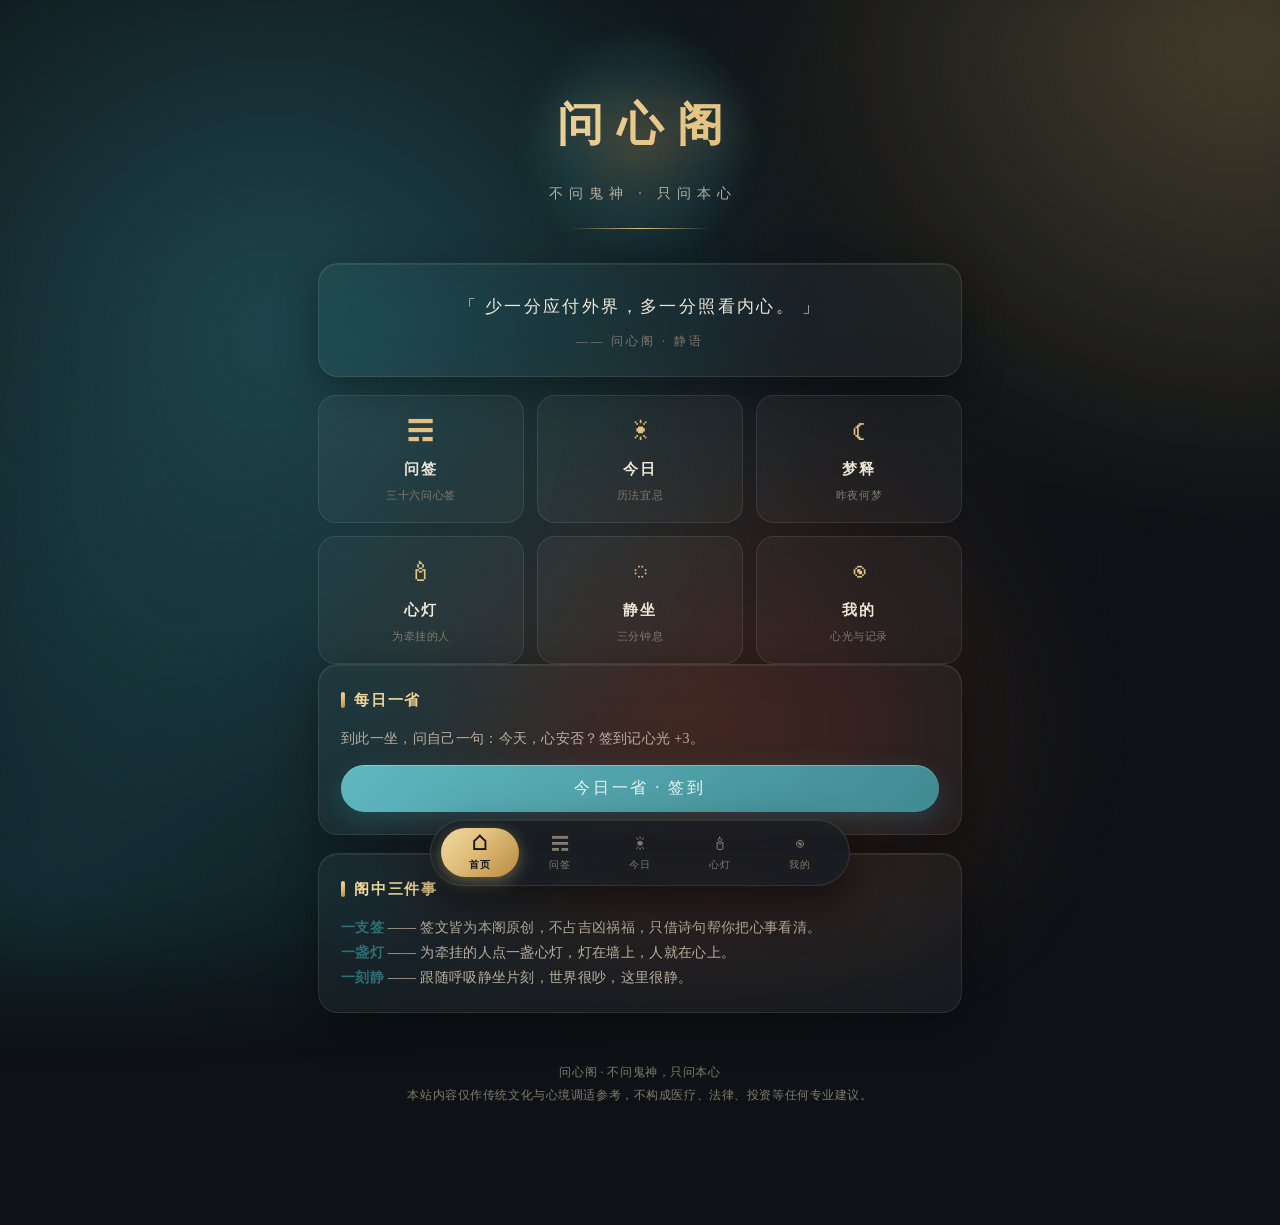
<file: index.html>
<!DOCTYPE html>
<html lang="zh-CN">
<head>
  <meta charset="UTF-8">
  <meta name="viewport" content="width=device-width, initial-scale=1, viewport-fit=cover">
  <meta name="theme-color" content="#0E1216">
  <meta name="description" content="问心阁 — 不问鬼神，只问本心。问签、今日历、梦释、心灯、静坐，一座安放心绪的小阁。">
  <meta property="og:title" content="问心阁 · 不问鬼神，只问本心">
  <meta property="og:description" content="一支签，一盏灯，一刻静坐。给心绪一个落脚处。">
  <meta name="format-detection" content="telephone=no, email=no, address=no">
  <link rel="icon" href="favicon.svg" type="image/svg+xml">
  <link rel="manifest" href="manifest.json">
  <title>问心阁 · 不问鬼神，只问本心</title>
  <link rel="stylesheet" href="css/style.css">
</head>
<body data-page="home">
<main>
  <section class="hero fade-up">
    <div class="brand">问心阁</div>
    <div class="motto">不问鬼神 · 只问本心</div>
    <div class="inkline"></div>
  </section>

  <section class="card fade-up">
    <div class="daily-quote" id="quote"></div>
  </section>

  <section class="grid fade-up">
    <a class="tile" href="qian.html"><span class="ico">☴</span><span class="name">问签</span><span class="hint">三十六问心签</span></a>
    <a class="tile" href="today.html"><span class="ico">☀</span><span class="name">今日</span><span class="hint">历法宜忌</span></a>
    <a class="tile" href="meng.html"><span class="ico">☾</span><span class="name">梦释</span><span class="hint">昨夜何梦</span></a>
    <a class="tile" href="deng.html"><span class="ico">🕯</span><span class="name">心灯</span><span class="hint">为牵挂的人</span></a>
    <a class="tile" href="xi.html"><span class="ico">◌</span><span class="name">静坐</span><span class="hint">三分钟息</span></a>
    <a class="tile" href="me.html"><span class="ico">◉</span><span class="name">我的</span><span class="hint">心光与记录</span></a>
  </section>

  <section class="card fade-up" id="checkin-card">
    <div class="card-title">每日一省</div>
    <p style="font-size:14px;color:var(--ink-2);margin-bottom:14px">
      到此一坐，问自己一句：今天，心安否？签到记心光 +3。
    </p>
    <button class="btn block" id="btn-checkin">今日一省 · 签到</button>
  </section>

  <section class="card fade-up">
    <div class="card-title">阁中三件事</div>
    <p style="font-size:14px;color:var(--ink-2)">
      <b style="color:var(--dai-deep)">一支签</b> —— 签文皆为本阁原创，不占吉凶祸福，只借诗句帮你把心事看清。<br>
      <b style="color:var(--dai-deep)">一盏灯</b> —— 为牵挂的人点一盏心灯，灯在墙上，人就在心上。<br>
      <b style="color:var(--dai-deep)">一刻静</b> —— 跟随呼吸静坐片刻，世界很吵，这里很静。
    </p>
  </section>
</main>

<script src="js/core.js"></script>
<script src="js/data.js"></script>
<script src="js/premium.js"></script>
<script>
document.addEventListener('DOMContentLoaded', () => {
  /* 每日一语：按日期确定性轮换 */
  const q = QUOTES[WXG.daySeed('quote') % QUOTES.length];
  document.getElementById('quote').innerHTML =
    '「 ' + q.q + ' 」<span class="from">—— ' + q.f + '</span>';

  /* 签到 */
  const btn = document.getElementById('btn-checkin');
  const sync = () => {
    if (WXG.checkedInToday()) { btn.textContent = '今日已省 · 心安'; btn.disabled = true; }
  };
  sync();
  btn.addEventListener('click', () => { WXG.checkin(); sync(); });
});
</script>
</body>
</html>
</file>
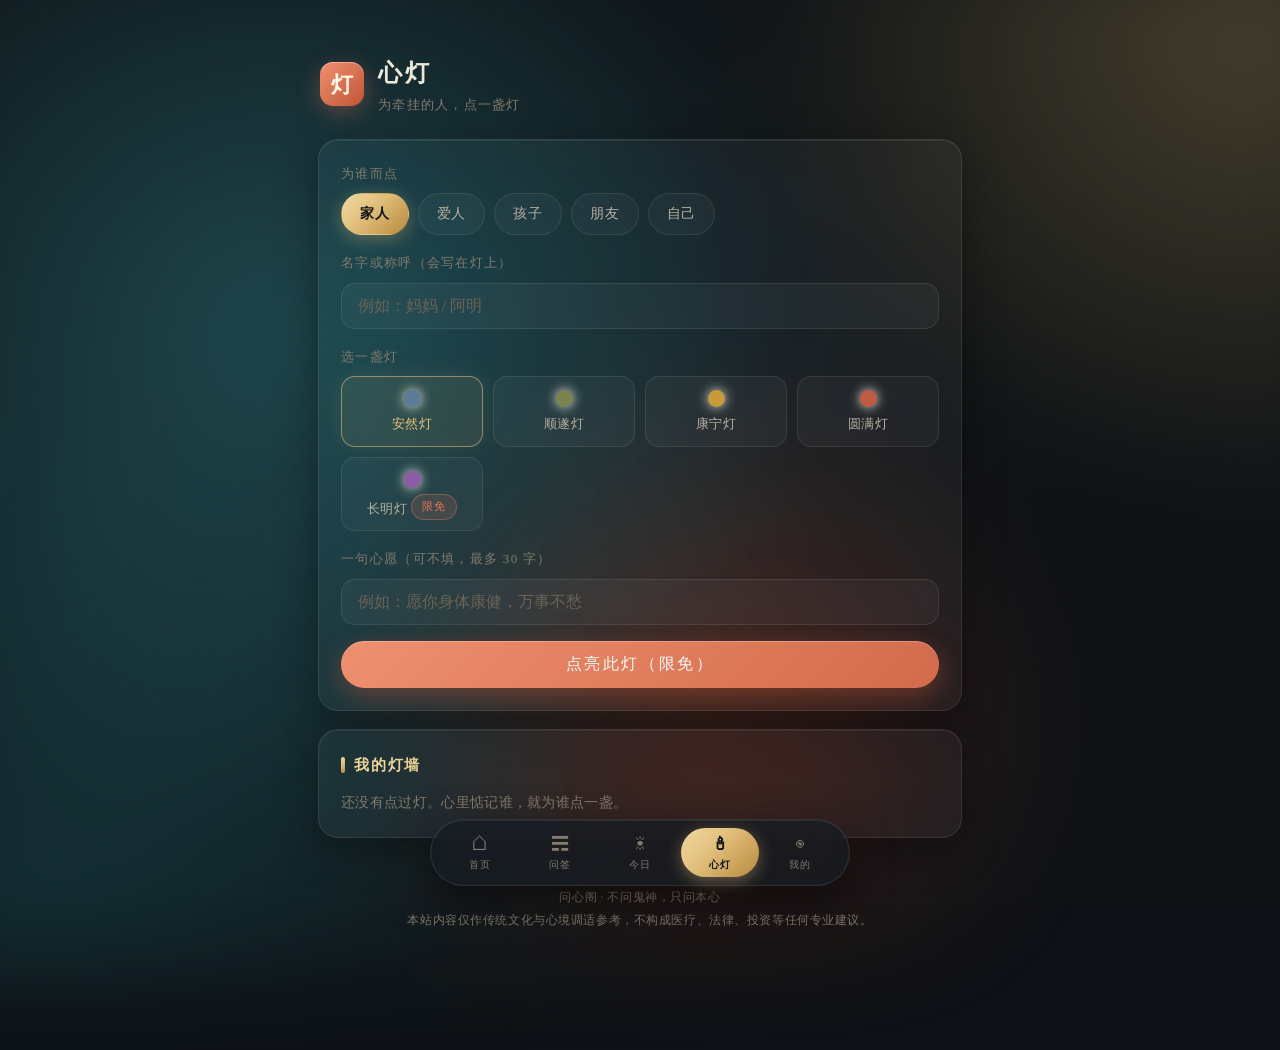
<file: deng.html>
<!DOCTYPE html>
<html lang="zh-CN">
<head>
  <meta charset="UTF-8">
  <meta name="viewport" content="width=device-width, initial-scale=1, viewport-fit=cover">
  <meta name="theme-color" content="#0E1216">
  <link rel="icon" href="favicon.svg" type="image/svg+xml">
  <title>心灯 · 问心阁</title>
  <link rel="stylesheet" href="css/style.css">
</head>
<body data-page="deng">
<main>
  <header class="pagehead fade-up">
    <div class="seal">灯</div>
    <div>
      <h1>心灯</h1>
      <div class="sub">为牵挂的人，点一盏灯</div>
    </div>
  </header>

  <section class="card fade-up">
    <div class="field">
      <label>为谁而点</label>
      <div class="chips" id="who-chips">
        <span class="chip on">家人</span><span class="chip">爱人</span><span class="chip">孩子</span>
        <span class="chip">朋友</span><span class="chip">自己</span>
      </div>
    </div>
    <div class="field">
      <label>名字或称呼（会写在灯上）</label>
      <input type="text" id="who-name" maxlength="8" placeholder="例如：妈妈 / 阿明">
    </div>
    <div class="field">
      <label>选一盏灯</label>
      <div class="lamp-pick" id="lamp-pick"></div>
    </div>
    <div class="field">
      <label>一句心愿（可不填，最多 30 字）</label>
      <input type="text" id="wish" maxlength="30" placeholder="例如：愿你身体康健，万事不愁">
    </div>
    <button class="btn sha block" id="btn-light">点亮此灯（限免）</button>
  </section>

  <section class="card fade-up">
    <div class="card-title">我的灯墙 <span style="font-size:12px;color:var(--ink-3);font-weight:400" id="wall-count"></span></div>
    <div class="lamp-wall" id="wall"></div>
    <p id="wall-empty" style="font-size:13.5px;color:var(--ink-3)">还没有点过灯。心里惦记谁，就为谁点一盏。</p>
  </section>
</main>

<script src="js/core.js"></script>
<script src="js/data.js"></script>
<script src="js/premium.js"></script>
<script>
document.addEventListener('DOMContentLoaded', () => {
  let pickedLamp = LAMPS[0];

  /* 灯种选择 */
  const pickEl = document.getElementById('lamp-pick');
  pickEl.innerHTML = LAMPS.map((l, i) =>
    '<div class="lamp-opt' + (i === 0 ? ' on' : '') + '" data-id="' + l.id + '">' +
    '<div class="dot" style="background:' + l.color + '"></div>' +
    '<div class="nm">' + l.name + (l.free ? '' : ' <span class="badge free">限免</span>') + '</div></div>').join('');
  pickEl.addEventListener('click', e => {
    const opt = e.target.closest('.lamp-opt');
    if (!opt) return;
    pickedLamp = LAMPS.find(l => l.id === opt.dataset.id);
    pickEl.querySelectorAll('.lamp-opt').forEach(el => el.classList.toggle('on', el === opt));
  });

  /* 关系选择 */
  const whoChips = document.getElementById('who-chips');
  whoChips.addEventListener('click', e => {
    if (!e.target.classList.contains('chip')) return;
    whoChips.querySelectorAll('.chip').forEach(el => el.classList.toggle('on', el === e.target));
  });

  function lamps() { return WXG.Store.get('lamps', []); }

  function renderWall() {
    const list = lamps();
    document.getElementById('wall-empty').style.display = list.length ? 'none' : '';
    document.getElementById('wall-count').textContent = list.length ? '· 共 ' + list.length + ' 盏' : '';
    document.getElementById('wall').innerHTML = list.map(l =>
      '<div class="lamp" title="' + (l.wish || '') + '">' +
      '<div class="flame" style="filter:drop-shadow(0 0 6px ' + l.color + 'cc)"></div>' +
      '<div class="who">' + l.name + '</div>' +
      '<div class="type">' + l.lampName + '</div></div>').join('');
  }

  function doLight() {
    const name = document.getElementById('who-name').value.trim();
    if (!name) { WXG.toast('写下名字或称呼，灯才有主人'); return; }
    const rel = whoChips.querySelector('.chip.on').textContent;
    const wish = document.getElementById('wish').value.trim() || pickedLamp.wish;

    const light = () => {
      const list = lamps();
      list.unshift({ name, rel, wish, lampName: pickedLamp.name, color: pickedLamp.color, d: WXG.todayStr() });
      WXG.Store.set('lamps', list.slice(0, 48));
      renderWall();
      WXG.Light.add(2, '点灯一盏');
      WXG.modal({
        title: '灯已点亮',
        body: '为「' + name + '」点的' + pickedLamp.name + '已挂上灯墙。<br>' + wish + '。',
        okText: '心安'
      });
      document.getElementById('who-name').value = '';
      document.getElementById('wish').value = '';
    };

    if (!pickedLamp.free) {
      Premium.require(pickedLamp.product, light); /* 收费点：长明灯 */
    } else {
      light();
    }
  }

  document.getElementById('btn-light').addEventListener('click', doLight);
  renderWall();
});
</script>
</body>
</html>
</file>
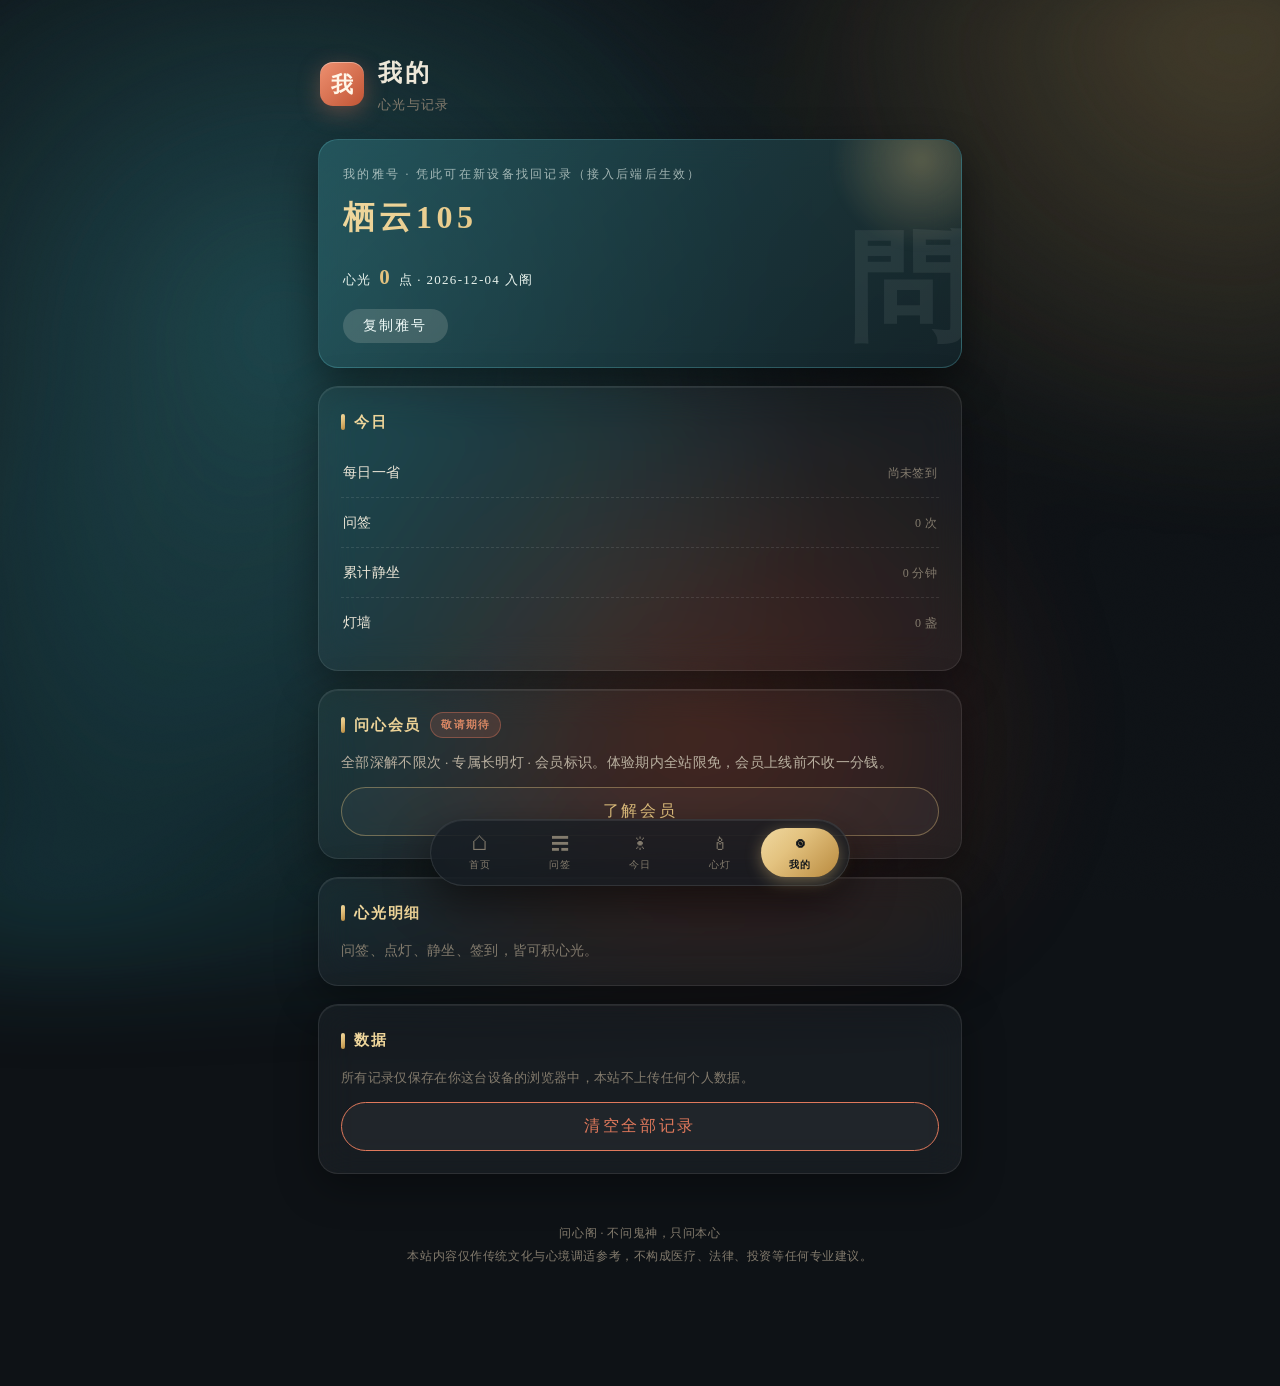
<file: me.html>
<!DOCTYPE html>
<html lang="zh-CN">
<head>
  <meta charset="UTF-8">
  <meta name="viewport" content="width=device-width, initial-scale=1, viewport-fit=cover">
  <meta name="theme-color" content="#0E1216">
  <link rel="icon" href="favicon.svg" type="image/svg+xml">
  <title>我的 · 问心阁</title>
  <link rel="stylesheet" href="css/style.css">
</head>
<body data-page="me">
<main>
  <header class="pagehead fade-up">
    <div class="seal">我</div>
    <div>
      <h1>我的</h1>
      <div class="sub">心光与记录</div>
    </div>
  </header>

  <section class="idcard fade-up">
    <div class="lbl">我的雅号 · 凭此可在新设备找回记录（接入后端后生效）</div>
    <div class="code" id="code"></div>
    <div class="light">心光 <b id="light">0</b> 点 · <span id="joined"></span>入阁</div>
    <button class="btn small" style="margin-top:12px;background:rgba(246,241,228,.16);box-shadow:none" id="btn-copy">复制雅号</button>
  </section>

  <section class="card fade-up">
    <div class="card-title">今日</div>
    <div class="rec-item"><span>每日一省</span><span id="st-checkin" class="t"></span></div>
    <div class="rec-item"><span>问签</span><span id="st-qian" class="t"></span></div>
    <div class="rec-item"><span>累计静坐</span><span id="st-xi" class="t"></span></div>
    <div class="rec-item"><span>灯墙</span><span id="st-deng" class="t"></span></div>
  </section>

  <section class="card fade-up">
    <div class="card-title">问心会员 <span class="badge free">敬请期待</span></div>
    <p style="font-size:13.5px;color:var(--ink-2);margin-bottom:12px">
      全部深解不限次 · 专属长明灯 · 会员标识。体验期内全站限免，会员上线前不收一分钱。
    </p>
    <button class="btn ghost block" id="btn-member">了解会员</button>
  </section>

  <section class="card fade-up">
    <div class="card-title">心光明细</div>
    <div id="logs"></div>
  </section>

  <section class="card fade-up">
    <div class="card-title">数据</div>
    <p style="font-size:13px;color:var(--ink-3);margin-bottom:12px">
      所有记录仅保存在你这台设备的浏览器中，本站不上传任何个人数据。
    </p>
    <button class="btn ghost block" id="btn-clear" style="border-color:var(--sha);color:var(--sha)">清空全部记录</button>
  </section>
</main>

<script src="js/core.js"></script>
<script src="js/data.js"></script>
<script src="js/premium.js"></script>
<script>
document.addEventListener('DOMContentLoaded', () => {
  const u = WXG.user();
  document.getElementById('code').textContent = u.code;
  document.getElementById('joined').textContent = u.created + ' ';
  document.getElementById('light').textContent = WXG.Light.get();

  document.getElementById('btn-copy').addEventListener('click', () => {
    navigator.clipboard && navigator.clipboard.writeText(u.code)
      .then(() => WXG.toast('已复制：' + u.code))
      .catch(() => WXG.toast(u.code));
  });

  /* 今日状态 */
  document.getElementById('st-checkin').textContent = WXG.checkedInToday() ? '已省 ✓' : '尚未签到';
  const qq = WXG.Store.get('qian_quota', {});
  document.getElementById('st-qian').textContent = (qq.date === WXG.todayStr() ? qq.used : 0) + ' 次';
  document.getElementById('st-xi').textContent = Math.floor(WXG.Store.get('xi_total', 0) / 60) + ' 分钟';
  document.getElementById('st-deng').textContent = WXG.Store.get('lamps', []).length + ' 盏';

  /* 心光明细 */
  const logs = WXG.Store.get('light_logs', []).slice(0, 12);
  document.getElementById('logs').innerHTML = logs.length
    ? logs.map(l => '<div class="rec-item"><span>' + l.reason + ' <b style="color:var(--gold)">+' + l.n + '</b></span><span class="t">' + l.t + '</span></div>').join('')
    : '<p style="font-size:13.5px;color:var(--ink-3)">问签、点灯、静坐、签到，皆可积心光。</p>';

  /* 会员（收费点预留） */
  document.getElementById('btn-member').addEventListener('click', () => {
    Premium.require('member', () => WXG.toast('体验期内已享全部会员权益'));
  });

  /* 清空数据 */
  document.getElementById('btn-clear').addEventListener('click', () => {
    WXG.modal({
      title: '清空全部记录？',
      body: '雅号、心光、灯墙与所有历史将被删除，且无法找回。',
      okText: '想清楚了，清空',
      cancel: '再想想',
      onOk: () => {
        Object.keys(localStorage).filter(k => k.startsWith('wxg_')).forEach(k => localStorage.removeItem(k));
        location.reload();
      }
    });
  });
});
</script>
</body>
</html>
</file>
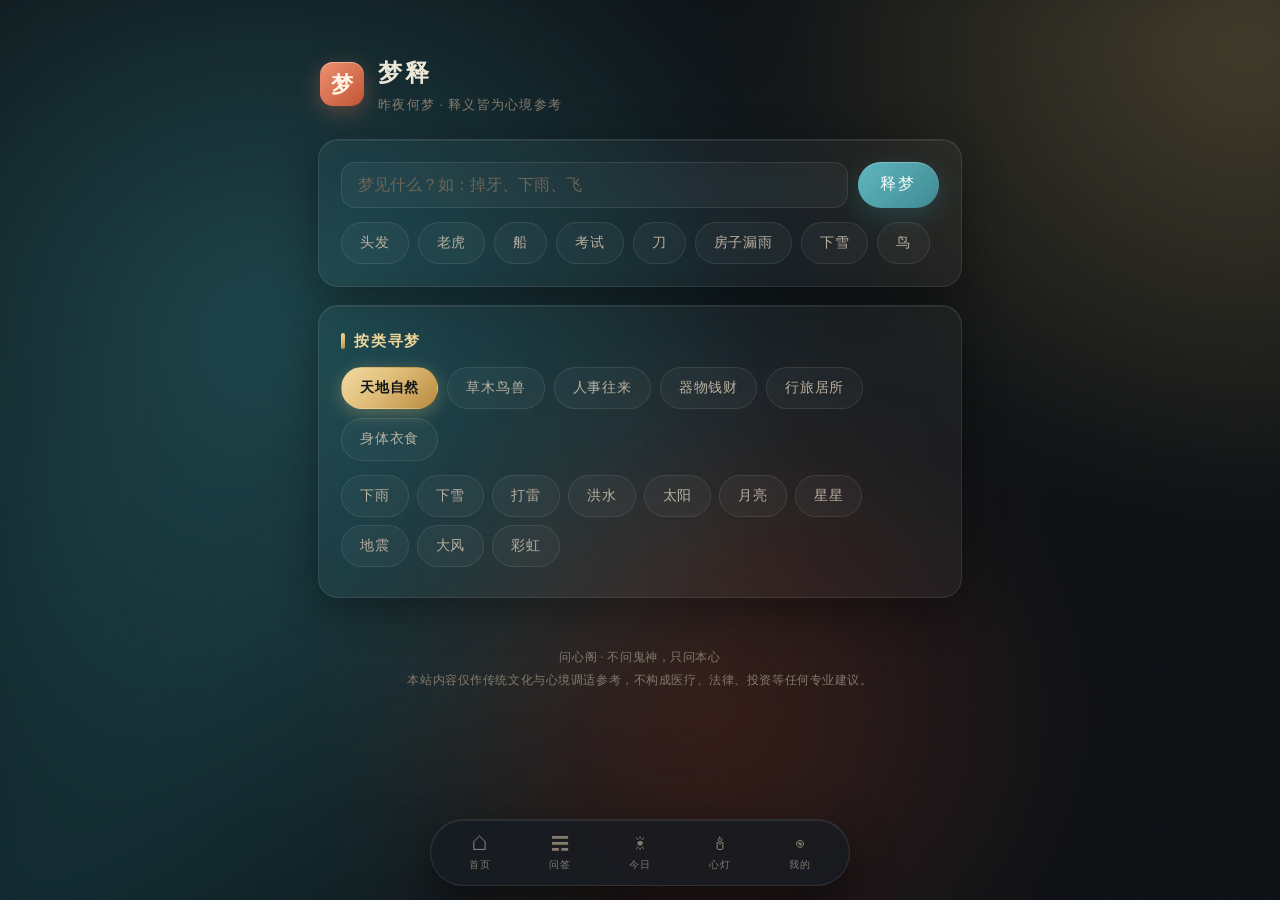
<file: meng.html>
<!DOCTYPE html>
<html lang="zh-CN">
<head>
  <meta charset="UTF-8">
  <meta name="viewport" content="width=device-width, initial-scale=1, viewport-fit=cover">
  <meta name="theme-color" content="#0E1216">
  <link rel="icon" href="favicon.svg" type="image/svg+xml">
  <title>梦释 · 问心阁</title>
  <link rel="stylesheet" href="css/style.css">
</head>
<body data-page="meng">
<main>
  <header class="pagehead fade-up">
    <div class="seal">梦</div>
    <div>
      <h1>梦释</h1>
      <div class="sub">昨夜何梦 · 释义皆为心境参考</div>
    </div>
  </header>

  <section class="card fade-up">
    <div class="search-bar">
      <div class="field" style="flex:1;margin-bottom:0">
        <input type="text" id="q" maxlength="30" placeholder="梦见什么？如：掉牙、下雨、飞">
      </div>
      <button class="btn" id="btn-search" style="padding:11px 22px">释梦</button>
    </div>
    <div class="hot-tags" id="hot"></div>
  </section>

  <section class="card hidden meng-result" id="result"></section>

  <section class="card fade-up">
    <div class="card-title">按类寻梦</div>
    <div class="chips" id="cats"></div>
    <div id="cat-list" style="margin-top:14px"></div>
  </section>
</main>

<script src="js/core.js"></script>
<script src="js/data.js"></script>
<script src="js/premium.js"></script>
<script>
document.addEventListener('DOMContentLoaded', () => {
  const resultEl = document.getElementById('result');
  const luckBadge = l => {
    const map = { '吉': 'grade-1', '平': 'grade-3', '慎': 'grade-4' };
    return '<span class="badge ' + map[l] + ' luck">' + l + '</span>';
  };

  function deepMeng(item) {
    const byLuck = {
      '吉': '从心境的角度看，这个梦更像一份提示而非预言：你的内在状态正在向好，潜意识先于你察觉到了。接下来三五日，宜顺着梦里那股轻快劲，把搁置的好事提上日程；睡前少刷手机，把这份好状态养住。',
      '平': '此梦不主吉凶，更像潜意识在替你「整理白天」。梦里出现的人与物，多半对应近来反复想起却未处理的事。建议醒后花两分钟把梦记下来，再写一句「它让我想到了什么」——写到第三次，答案常会自己浮出来。',
      '慎': '此类梦多与压力和睡眠质量相关，不必恐慌，但值得把它当作身体递来的一张字条。近一周宜：早睡半小时、减少咖啡与酒、睡前用温水泡脚；若同样的梦反复出现超过两周，建议关照一下情绪与作息，必要时寻求专业帮助。'
    };
    return byLuck[item.luck] + '<br><br><span style="color:var(--ink-3);font-size:12.5px">梦的成因复杂，以上仅为传统民俗与心境视角的参考。</span>';
  }

  function show(item, kw) {
    resultEl.classList.remove('hidden');
    resultEl.innerHTML =
      '<div class="card-title">梦见「' + kw + '」' + luckBadge(item.luck) + '</div>' +
      '<p style="font-size:14.5px;color:var(--ink-2)">' + item.x + '</p>' +
      '<div id="deep-zone" style="margin-top:14px">' +
        '<button class="btn block" id="btn-deep">深入梦释 <span class="badge free">限免</span></button>' +
      '</div>';
    document.getElementById('btn-deep').addEventListener('click', () => {
      Premium.require('deep_meng', () => {  /* 收费点：梦境深释 */
        document.getElementById('deep-zone').innerHTML =
          '<div class="jie"><b>深释：</b>' + deepMeng(item) + '</div>';
      });
    });
    resultEl.scrollIntoView({ behavior: 'smooth', block: 'start' });
    const h = WXG.Store.get('meng_history', []);
    h.unshift({ kw, d: WXG.todayStr() });
    WXG.Store.set('meng_history', h.slice(0, 20));
  }

  function search(raw) {
    const kw = (raw || '').trim();
    if (!kw) { WXG.toast('先写下梦中所见'); return; }
    const hit = MENG.find(m => m.k.some(k => kw.includes(k) || k.includes(kw)));
    if (hit) { show(hit, kw); return; }
    resultEl.classList.remove('hidden');
    resultEl.innerHTML =
      '<div class="card-title">梦见「' + kw + '」</div>' +
      '<p style="font-size:14.5px;color:var(--ink-2)">阁中词库暂未收录此梦。不过——记得住的梦，往往对应着白天悬而未决的心事。' +
      '不妨试着把这个梦讲给信任的人听，讲完之时，常常自己就懂了。</p>';
    resultEl.scrollIntoView({ behavior: 'smooth' });
  }

  /* 热门标签：按日轮换 8 个 */
  const hotWords = WXG.seededPick(MENG.map(m => m.k[0]), WXG.daySeed('hot'), 8);
  document.getElementById('hot').innerHTML =
    hotWords.map(w => '<span class="chip" data-w="' + w + '">' + w + '</span>').join('');
  document.getElementById('hot').addEventListener('click', e => {
    const w = e.target.dataset && e.target.dataset.w;
    if (w) { document.getElementById('q').value = w; search(w); }
  });

  /* 分类浏览 */
  const catsEl = document.getElementById('cats');
  const listEl = document.getElementById('cat-list');
  catsEl.innerHTML = MENG_CATS.map((c, i) =>
    '<span class="chip' + (i === 0 ? ' on' : '') + '" data-c="' + c + '">' + c + '</span>').join('');
  function renderCat(cat) {
    listEl.innerHTML = MENG.filter(m => m.cat === cat).map(m =>
      '<span class="chip" data-w="' + m.k[0] + '" style="margin:0 8px 8px 0;display:inline-block">' + m.k[0] + '</span>').join('');
  }
  catsEl.addEventListener('click', e => {
    const c = e.target.dataset && e.target.dataset.c;
    if (!c) return;
    catsEl.querySelectorAll('.chip').forEach(el => el.classList.toggle('on', el.dataset.c === c));
    renderCat(c);
  });
  listEl.addEventListener('click', e => {
    const w = e.target.dataset && e.target.dataset.w;
    if (w) { document.getElementById('q').value = w; search(w); }
  });
  renderCat(MENG_CATS[0]);

  document.getElementById('btn-search').addEventListener('click', () => search(document.getElementById('q').value));
  document.getElementById('q').addEventListener('keydown', e => { if (e.key === 'Enter') search(e.target.value); });
});
</script>
</body>
</html>
</file>
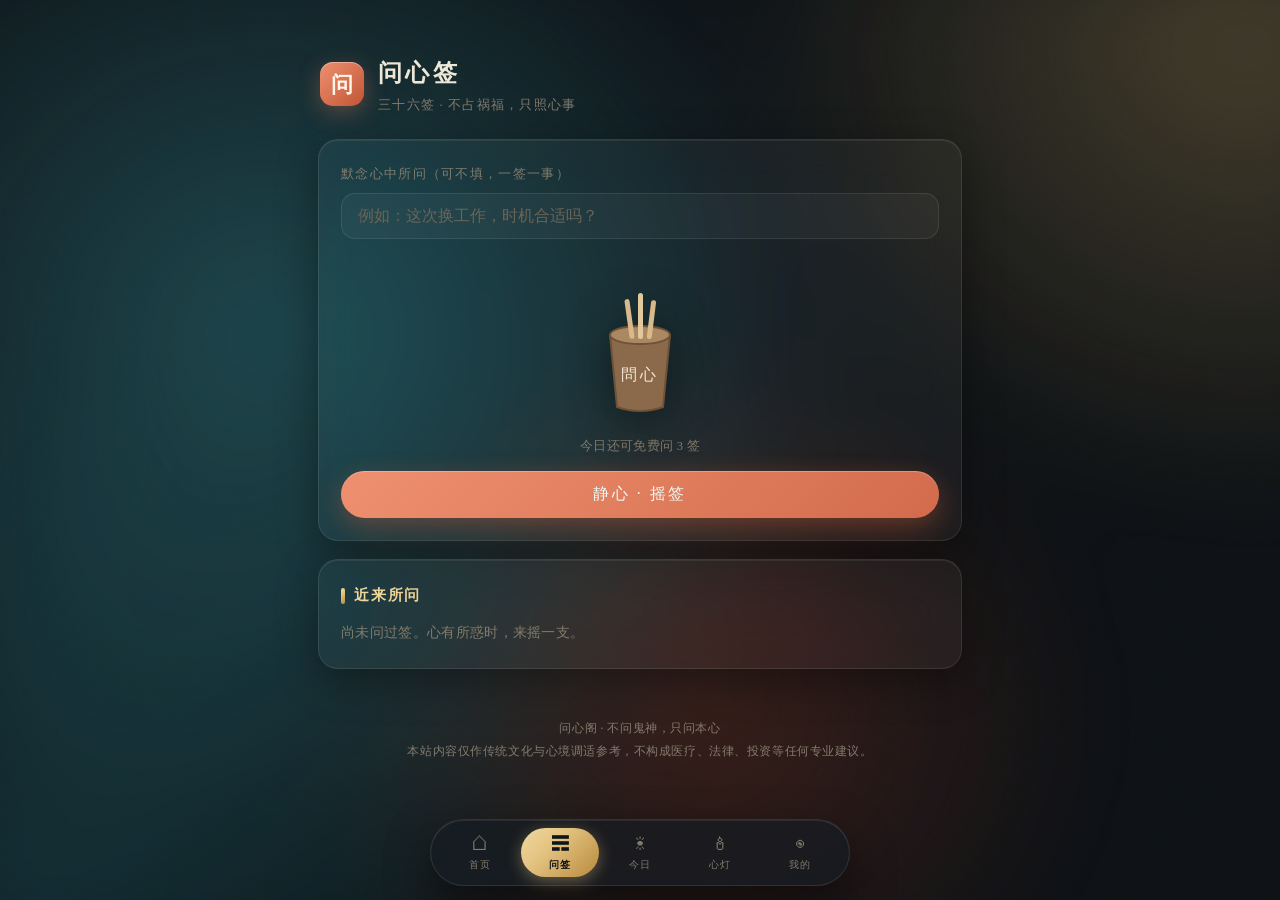
<file: qian.html>
<!DOCTYPE html>
<html lang="zh-CN">
<head>
  <meta charset="UTF-8">
  <meta name="viewport" content="width=device-width, initial-scale=1, viewport-fit=cover">
  <meta name="theme-color" content="#0E1216">
  <link rel="icon" href="favicon.svg" type="image/svg+xml">
  <title>问签 · 问心阁</title>
  <link rel="stylesheet" href="css/style.css">
</head>
<body data-page="qian">
<main>
  <header class="pagehead fade-up">
    <div class="seal">问</div>
    <div>
      <h1>问心签</h1>
      <div class="sub">三十六签 · 不占祸福，只照心事</div>
    </div>
  </header>

  <!-- 摇签区 -->
  <section class="card fade-up" id="ask-card">
    <div class="field">
      <label>默念心中所问（可不填，一签一事）</label>
      <input type="text" id="question" maxlength="40" placeholder="例如：这次换工作，时机合适吗？">
    </div>
    <div class="tube-stage">
      <svg class="tube" id="tube" width="110" height="130" viewBox="0 0 110 130">
        <!-- 签筒 -->
        <path d="M25 50 L85 50 L78 122 Q55 130 32 122 Z" fill="#8A6A4A" stroke="#6E5238" stroke-width="2"/>
        <ellipse cx="55" cy="50" rx="30" ry="9" fill="#A98862" stroke="#6E5238" stroke-width="2"/>
        <text x="55" y="95" text-anchor="middle" font-size="16" fill="#F3E6D2" style="letter-spacing:.2em">問心</text>
        <!-- 签 -->
        <g>
          <rect x="42" y="14" width="5" height="40" rx="2.5" fill="#D9B98C" transform="rotate(-8 44 34)"/>
          <rect x="53" y="8"  width="5" height="46" rx="2.5" fill="#E3C79D"/>
          <rect x="64" y="15" width="5" height="39" rx="2.5" fill="#D9B98C" transform="rotate(7 66 34)"/>
        </g>
      </svg>
    </div>
    <p style="text-align:center;font-size:12.5px;color:var(--ink-3);margin-bottom:14px" id="quota-line"></p>
    <button class="btn sha block" id="btn-draw">静心 · 摇签</button>
  </section>

  <!-- 结果区 -->
  <section class="card hidden" id="result-card">
    <div class="stick-fly" id="result-inner"></div>
    <div id="deep-zone" style="margin-top:14px"></div>
    <button class="btn ghost block" style="margin-top:14px" id="btn-again">再问一签</button>
  </section>

  <!-- 历史 -->
  <section class="card fade-up" id="history-card">
    <div class="card-title">近来所问</div>
    <div id="history"></div>
  </section>
</main>

<script src="js/core.js"></script>
<script src="js/data.js"></script>
<script src="js/premium.js"></script>
<script>
document.addEventListener('DOMContentLoaded', () => {
  const FREE_PER_DAY = 3;
  const askCard = document.getElementById('ask-card');
  const resultCard = document.getElementById('result-card');
  const resultInner = document.getElementById('result-inner');
  const deepZone = document.getElementById('deep-zone');
  const quotaLine = document.getElementById('quota-line');
  const btnDraw = document.getElementById('btn-draw');

  function quota() {
    const q = WXG.Store.get('qian_quota', {});
    return (q.date === WXG.todayStr()) ? q.used : 0;
  }
  function useQuota() {
    WXG.Store.set('qian_quota', { date: WXG.todayStr(), used: quota() + 1 });
  }
  function syncQuota() {
    const left = Math.max(0, FREE_PER_DAY - quota());
    quotaLine.textContent = left > 0
      ? '今日还可免费问 ' + left + ' 签'
      : '今日免费签已用完，可加签一次（限免）';
  }

  function gradeBadge(g) {
    return '<span class="badge grade-' + g + '">' + GRADE_NAME[g] + '</span>';
  }

  /* 深解文案：由签文与所问拼合生成（未来可替换为后端 AI 流式接口） */
  function deepText(s, question) {
    const head = question ? '你所问的是「' + question + '」。' : '你心中所悬之事，';
    const byGrade = {
      1: '此签气象开阔，' + head + '签意以为：当下的条件比你感觉到的更成熟，真正拦住你的是「再等等」的惯性。诗中「' + s.p[2] + '」一句正是关键——把视线从顾虑移回脚下，先迈第一步，余下的路会在走的过程中显形。',
      2: '此签平和向好，' + head + '签意以为：方向无误，欠的是火候与细节。诗中「' + s.p[2] + '」点出此事的肯綮——与其追求一步到位，不如把节奏放稳，按「' + s.yi.split(' · ')[0] + '」的思路先做起来，余事自有水到渠成之时。',
      3: '此签不言吉凶，' + head + '签意以为：此事成败的钥匙不在外界，而在你如何看待与安排。「' + s.p[2] + '」是这支签留给你的提醒——眼下最该避免的是' + s.ji.split(' · ')[0] + '，最值得做的是' + s.yi.split(' · ')[0] + '。境随心转，不必急于求一个答案。',
      4: '此签意在提醒而非断言，' + head + '签意以为：此事确有需要绕开的坑。「' + s.p[2] + '」说得直白——此刻宁可慢、宁可少，不可冒进。先把「' + s.ji.split(' · ')[0] + '」三个字写在手边，避开它，这支签的使命就完成了。'
    };
    return byGrade[s.g] + '<br><br><span style="color:var(--ink-3);font-size:12.5px">签文与解语皆为本阁原创，仅作心境参考，重大决定请以现实信息为准。</span>';
  }

  function render(s, question) {
    resultInner.innerHTML =
      '<div class="qian-no">问心签 · 第' + s.n + '签</div>' +
      '<div class="qian-title">' + s.t + '　' + gradeBadge(s.g) + '</div>' +
      '<div class="poem">' + s.p.map(l => '<div class="line">' + l + '</div>').join('') + '</div>' +
      '<div class="jie"><b>解曰：</b>' + s.j + '</div>' +
      '<div class="yi-ji">' +
        '<div class="half yi"><b>宜</b>' + s.yi + '</div>' +
        '<div class="half ji"><b>忌</b>' + s.ji + '</div>' +
      '</div>';

    deepZone.innerHTML = '<button class="btn block" id="btn-deep">逐句深解 <span class="badge free">限免</span></button>';
    document.getElementById('btn-deep').addEventListener('click', () => {
      Premium.require('deep_qian', () => {
        deepZone.innerHTML = '<div class="jie"><b>深解：</b><span id="deep-body"></span></div>';
        typewriter(document.getElementById('deep-body'), deepText(s, question));
      });
    });
  }

  /* 打字机效果（预留：将来接 AI 流式输出时复用此渲染） */
  function typewriter(el, html) {
    const tmp = document.createElement('div');
    tmp.innerHTML = html;
    const text = tmp.textContent;
    let i = 0;
    el.parentElement.style.minHeight = '60px';
    const timer = setInterval(() => {
      i += 2;
      el.textContent = text.slice(0, i);
      if (i >= text.length) { clearInterval(timer); el.innerHTML = html; }
    }, 28);
  }

  function saveHistory(s, question) {
    const h = WXG.Store.get('qian_history', []);
    h.unshift({ n: s.n, t: s.t, g: s.g, q: question, d: WXG.todayStr() });
    WXG.Store.set('qian_history', h.slice(0, 20));
    renderHistory();
  }

  function renderHistory() {
    const h = WXG.Store.get('qian_history', []);
    document.getElementById('history').innerHTML = h.length
      ? h.map(r => '<div class="rec-item"><span>第' + r.n + '签 · ' + r.t + ' ' + gradeBadge(r.g) +
          (r.q ? '<br><span style="font-size:12px;color:var(--ink-3)">问：' + r.q + '</span>' : '') +
          '</span><span class="t">' + r.d + '</span></div>').join('')
      : '<p style="font-size:13.5px;color:var(--ink-3)">尚未问过签。心有所惑时，来摇一支。</p>';
  }

  function draw() {
    const question = document.getElementById('question').value.trim();
    const doDraw = () => {
      useQuota(); syncQuota();
      btnDraw.disabled = true;
      document.getElementById('tube').classList.add('shaking');
      setTimeout(() => {
        document.getElementById('tube').classList.remove('shaking');
        btnDraw.disabled = false;
        const s = QIAN[Math.floor(Math.random() * QIAN.length)];
        render(s, question);
        saveHistory(s, question);
        askCard.classList.add('hidden');
        resultCard.classList.remove('hidden');
        window.scrollTo({ top: 0, behavior: 'smooth' });
        WXG.Light.add(1, '问签一支');
      }, 1900);
    };

    if (quota() >= FREE_PER_DAY) {
      Premium.require('extra_qian', doDraw); /* 收费点：加签 */
    } else {
      doDraw();
    }
  }

  btnDraw.addEventListener('click', draw);
  document.getElementById('btn-again').addEventListener('click', () => {
    resultCard.classList.add('hidden');
    askCard.classList.remove('hidden');
    document.getElementById('question').value = '';
    window.scrollTo({ top: 0, behavior: 'smooth' });
  });

  syncQuota();
  renderHistory();
});
</script>
</body>
</html>
</file>
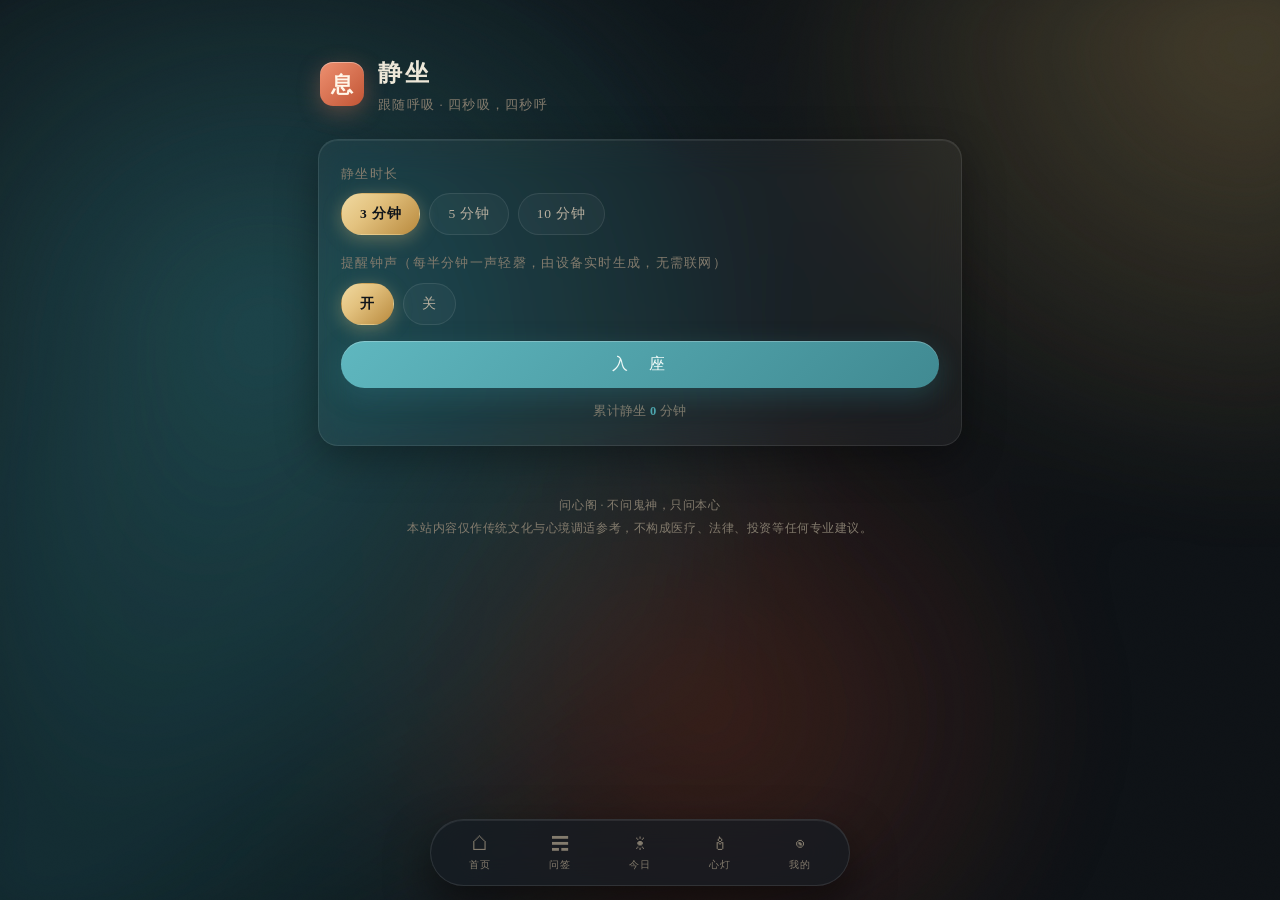
<file: xi.html>
<!DOCTYPE html>
<html lang="zh-CN">
<head>
  <meta charset="UTF-8">
  <meta name="viewport" content="width=device-width, initial-scale=1, viewport-fit=cover">
  <meta name="theme-color" content="#0E1216">
  <link rel="icon" href="favicon.svg" type="image/svg+xml">
  <title>静坐 · 问心阁</title>
  <link rel="stylesheet" href="css/style.css">
</head>
<body data-page="xi">
<main>
  <header class="pagehead fade-up">
    <div class="seal">息</div>
    <div>
      <h1>静坐</h1>
      <div class="sub">跟随呼吸 · 四秒吸，四秒呼</div>
    </div>
  </header>

  <section class="card fade-up" id="setup">
    <div class="field">
      <label>静坐时长</label>
      <div class="chips" id="dur-chips">
        <span class="chip on" data-m="3">3 分钟</span>
        <span class="chip" data-m="5">5 分钟</span>
        <span class="chip" data-m="10">10 分钟</span>
      </div>
    </div>
    <div class="field">
      <label>提醒钟声（每半分钟一声轻磬，由设备实时生成，无需联网）</label>
      <div class="chips" id="bell-chips">
        <span class="chip on" data-b="1">开</span>
        <span class="chip" data-b="0">关</span>
      </div>
    </div>
    <button class="btn block" id="btn-start">入　座</button>
    <p style="font-size:12.5px;color:var(--ink-3);margin-top:12px;text-align:center">
      累计静坐 <b id="total-min" style="color:var(--dai)">0</b> 分钟
    </p>
  </section>

  <section class="hidden" id="session">
    <div class="breath-stage">
      <div class="breath-circle out" id="circle">吸</div>
    </div>
    <div class="timer-big" id="clock">03:00</div>
    <div style="text-align:center;padding-bottom:8px">
      <button class="btn ghost" id="btn-stop">提前起座</button>
    </div>
  </section>
</main>

<script src="js/core.js"></script>
<script src="js/data.js"></script>
<script src="js/premium.js"></script>
<script>
document.addEventListener('DOMContentLoaded', () => {
  let minutes = 3, bellOn = true;
  let timer = null, left = 0, started = 0;
  let audioCtx = null, breathTimer = null, phase = 'in';

  const circle = document.getElementById('circle');
  const clock = document.getElementById('clock');

  document.getElementById('total-min').textContent = Math.floor(WXG.Store.get('xi_total', 0) / 60);

  document.getElementById('dur-chips').addEventListener('click', e => {
    if (!e.target.dataset.m) return;
    minutes = +e.target.dataset.m;
    e.currentTarget.querySelectorAll('.chip').forEach(c => c.classList.toggle('on', c === e.target));
  });
  document.getElementById('bell-chips').addEventListener('click', e => {
    if (!e.target.dataset.b) return;
    bellOn = e.target.dataset.b === '1';
    e.currentTarget.querySelectorAll('.chip').forEach(c => c.classList.toggle('on', c === e.target));
  });

  /* 轻磬：Web Audio 实时合成，无任何外部音频文件 */
  function chime() {
    if (!bellOn) return;
    try {
      if (!audioCtx) audioCtx = new (window.AudioContext || window.webkitAudioContext)();
      const t = audioCtx.currentTime;
      [523.25, 1046.5].forEach((freq, i) => {
        const osc = audioCtx.createOscillator();
        const gain = audioCtx.createGain();
        osc.frequency.value = freq;
        osc.type = 'sine';
        gain.gain.setValueAtTime(0, t);
        gain.gain.linearRampToValueAtTime(i ? .06 : .14, t + .02);
        gain.gain.exponentialRampToValueAtTime(.0001, t + 2.4);
        osc.connect(gain).connect(audioCtx.destination);
        osc.start(t); osc.stop(t + 2.5);
      });
    } catch (e) {}
  }

  function breathe() {
    phase = phase === 'in' ? 'out' : 'in';
    circle.textContent = phase === 'in' ? '吸' : '呼';
    circle.classList.toggle('in', phase === 'in');
    circle.classList.toggle('out', phase !== 'in');
  }

  function fmtTime(s) {
    return String(Math.floor(s / 60)).padStart(2, '0') + ':' + String(s % 60).padStart(2, '0');
  }

  function start() {
    left = minutes * 60;
    started = left;
    clock.textContent = fmtTime(left);
    document.getElementById('setup').classList.add('hidden');
    document.getElementById('session').classList.remove('hidden');
    chime();
    phase = 'out'; breathe();
    breathTimer = setInterval(breathe, 4000);
    timer = setInterval(() => {
      left--;
      clock.textContent = fmtTime(left);
      if (left > 0 && left % 30 === 0) chime();
      if (left <= 0) finish(true);
    }, 1000);
  }

  function finish(complete) {
    clearInterval(timer); clearInterval(breathTimer);
    const sat = started - left;
    document.getElementById('session').classList.add('hidden');
    document.getElementById('setup').classList.remove('hidden');
    if (sat >= 30) {
      WXG.Store.set('xi_total', WXG.Store.get('xi_total', 0) + sat);
      document.getElementById('total-min').textContent = Math.floor(WXG.Store.get('xi_total', 0) / 60);
      chime();
      WXG.Light.add(2, complete ? '静坐圆满' : '静坐片刻');
      WXG.modal({ title: complete ? '此坐圆满' : '起座', body: '本次静坐 ' + Math.floor(sat / 60) + ' 分 ' + (sat % 60) + ' 秒。<br>带着这份平静，回到事情里去。', okText: '心安' });
    } else {
      WXG.toast('不足半分钟，下次坐久一点');
    }
  }

  document.getElementById('btn-start').addEventListener('click', start);
  document.getElementById('btn-stop').addEventListener('click', () => finish(false));
});
</script>
</body>
</html>
</file>
<file: css/style.css>
/* ============================================================
   问心阁 · 设计系统 v2 「夜墨流光」
   暗色液态主题：流动墨彩背景 · 玻璃拟态 · 流光金 · 水波涟漪
   ============================================================ */
:root {
  --bg: #0E1216;
  --bg-2: #131920;
  --card: rgba(255, 255, 255, .045);
  --card-strong: rgba(255, 255, 255, .07);
  --ink: #EDE7D8;
  --ink-2: #B9B0A0;
  --ink-3: #837B6D;
  --line: rgba(255, 255, 255, .09);
  --line-strong: rgba(255, 255, 255, .16);
  --gold: #E3C27F;
  --gold-deep: #B98A3E;
  --dai: #4FA8B0;
  --dai-deep: #2E6F77;
  --sha: #E0795C;
  --tai: #9DB87A;
  --radius: 20px;
  --serif: "Noto Serif SC", "Songti SC", "STSong", "SimSun", serif;
  --grad-gold: linear-gradient(135deg, #F0D9A0 0%, #E3C27F 38%, #B98A3E 100%);
  --grad-dai: linear-gradient(135deg, #5FB7BF 0%, #2E6F77 100%);
  --grad-sha: linear-gradient(135deg, #EE9070 0%, #C25535 100%);
}

* { margin: 0; padding: 0; box-sizing: border-box; -webkit-tap-highlight-color: transparent; }

html { font-size: 16px; scroll-behavior: smooth; }

body {
  font-family: var(--serif);
  background: var(--bg);
  color: var(--ink);
  line-height: 1.8;
  min-height: 100vh;
  letter-spacing: .02em;
  overflow-x: hidden;
}

/* ---------- 液态墨彩背景（canvas 由 core.js 注入） ---------- */
.liquid-bg {
  position: fixed; inset: 0; z-index: -2;
  width: 100vw; height: 100vh;
  filter: blur(46px) saturate(1.25);
  transform: scale(1.15);
  opacity: .85;
}
/* 纸纹噪点，提升质感 */
body::after {
  content: ""; position: fixed; inset: 0; z-index: -1; pointer-events: none;
  background-image: url("data:image/svg+xml,%3Csvg xmlns='http://www.w3.org/2000/svg' width='160' height='160'%3E%3Cfilter id='n'%3E%3CfeTurbulence type='fractalNoise' baseFrequency='0.9' numOctaves='2'/%3E%3C/filter%3E%3Crect width='160' height='160' filter='url(%23n)' opacity='0.5'/%3E%3C/svg%3E");
  opacity: .05; mix-blend-mode: overlay;
}

main {
  max-width: 680px;
  margin: 0 auto;
  padding: 22px 18px calc(110px + env(safe-area-inset-bottom));
  position: relative;
}

::selection { background: rgba(227, 194, 127, .3); }

/* ---------- 水波涟漪（core.js 注入） ---------- */
.ripple-dot {
  position: fixed; z-index: 200; pointer-events: none;
  width: 14px; height: 14px; border-radius: 50%;
  border: 1.5px solid rgba(227, 194, 127, .65);
  box-shadow: 0 0 16px rgba(227, 194, 127, .25), inset 0 0 8px rgba(227, 194, 127, .2);
  transform: translate(-50%, -50%) scale(.4);
  animation: rippleOut .8s cubic-bezier(.2, .6, .3, 1) forwards;
}
@keyframes rippleOut {
  to { transform: translate(-50%, -50%) scale(6.5); opacity: 0; border-width: .5px; }
}

/* ---------- 页头 ---------- */
.pagehead { display: flex; align-items: center; gap: 14px; padding: 12px 2px 22px; }
.pagehead .seal {
  width: 44px; height: 44px; flex: none;
  background: var(--grad-sha);
  color: #FFF6E8; border-radius: 13px;
  display: flex; align-items: center; justify-content: center;
  font-size: 22px; font-weight: 700;
  box-shadow: 0 6px 22px rgba(224, 121, 92, .35), inset 0 1px 0 rgba(255, 255, 255, .35);
  animation: sealFloat 5s ease-in-out infinite;
}
@keyframes sealFloat {
  0%, 100% { transform: translateY(0) rotate(0); border-radius: 13px; }
  50% { transform: translateY(-4px) rotate(-2deg); border-radius: 18px; }
}
.pagehead h1 { font-size: 24px; font-weight: 700; letter-spacing: .14em; }
.pagehead .sub { font-size: 12.5px; color: var(--ink-3); letter-spacing: .1em; margin-top: -1px; }

/* ---------- 玻璃卡片 ---------- */
.card {
  position: relative;
  background: var(--card);
  border: 1px solid var(--line);
  border-radius: var(--radius);
  padding: 22px;
  margin-bottom: 18px;
  backdrop-filter: blur(18px) saturate(1.3);
  -webkit-backdrop-filter: blur(18px) saturate(1.3);
  box-shadow: 0 12px 40px rgba(0, 0, 0, .35), inset 0 1px 0 rgba(255, 255, 255, .07);
  transition: transform .45s cubic-bezier(.2, .7, .3, 1), border-color .4s, opacity .7s, box-shadow .4s;
}
.card::before {
  content: ""; position: absolute; inset: 0; border-radius: inherit; pointer-events: none;
  background: linear-gradient(120deg, rgba(227, 194, 127, .12), transparent 30%, transparent 70%, rgba(79, 168, 176, .1));
  opacity: 0; transition: opacity .5s;
}
@media (hover: hover) {
  .card:hover { transform: translateY(-3px); border-color: var(--line-strong); }
  .card:hover::before { opacity: 1; }
}
.card-title {
  font-size: 15px; font-weight: 700; letter-spacing: .12em;
  margin-bottom: 12px; display: flex; align-items: center; gap: 9px;
  background: var(--grad-gold); -webkit-background-clip: text; background-clip: text;
  -webkit-text-fill-color: transparent;
}
.card-title::before {
  content: ""; width: 4px; height: 16px; border-radius: 2px;
  background: var(--grad-gold); flex: none;
}
.card-title .badge { -webkit-text-fill-color: initial; }

/* 滚动浮现 */
.reveal-init, .reveal-in { transition: opacity .7s ease, transform .7s cubic-bezier(.2, .7, .3, 1); }
.reveal-init { opacity: 0; transform: translateY(26px); }
.reveal-in { opacity: 1; transform: none; }

/* ---------- 按钮（液态流光） ---------- */
.btn {
  position: relative; overflow: hidden;
  display: inline-flex; align-items: center; justify-content: center; gap: 6px;
  font-family: var(--serif);
  font-size: 16px; letter-spacing: .16em;
  padding: 13px 32px; border-radius: 999px;
  border: none; cursor: pointer;
  background: var(--grad-dai); color: #EFFAF8;
  box-shadow: 0 8px 26px rgba(46, 111, 119, .4), inset 0 1px 0 rgba(255, 255, 255, .25);
  transition: transform .15s ease, box-shadow .3s ease, filter .3s;
  background-size: 160% 160%;
  animation: gradDrift 6s ease-in-out infinite;
}
@keyframes gradDrift {
  0%, 100% { background-position: 0% 30%; }
  50% { background-position: 100% 70%; }
}
/* 流光扫过 */
.btn::after {
  content: ""; position: absolute; top: 0; bottom: 0; width: 46%;
  left: -60%; transform: skewX(-22deg);
  background: linear-gradient(90deg, transparent, rgba(255, 255, 255, .28), transparent);
  animation: sheen 3.8s ease-in-out infinite;
}
@keyframes sheen {
  0%, 55% { left: -60%; } 85%, 100% { left: 130%; }
}
.btn:active { transform: scale(.95); filter: brightness(1.12); }
.btn.sha { background: var(--grad-sha); box-shadow: 0 8px 26px rgba(194, 85, 53, .42), inset 0 1px 0 rgba(255, 255, 255, .25); background-size: 160% 160%; }
.btn.ghost {
  background: rgba(255, 255, 255, .04); color: var(--gold);
  border: 1px solid rgba(227, 194, 127, .4); box-shadow: none; animation: none;
}
.btn.ghost::after { display: none; }
.btn.small { font-size: 13.5px; padding: 8px 20px; }
.btn.block { width: 100%; }
.btn:disabled { opacity: .4; cursor: not-allowed; animation: none; }
.btn:disabled::after { display: none; }

/* ---------- 表单 ---------- */
.field { margin-bottom: 16px; }
.field label { display: block; font-size: 13px; color: var(--ink-3); margin-bottom: 8px; letter-spacing: .1em; }
.field input, .field textarea, .field select {
  width: 100%; font-family: var(--serif); font-size: 15.5px;
  padding: 13px 16px; border-radius: 14px;
  border: 1px solid var(--line); background: rgba(255, 255, 255, .04);
  color: var(--ink); outline: none;
  transition: border-color .3s, box-shadow .3s, background .3s;
}
.field input::placeholder, .field textarea::placeholder { color: #6B6457; }
.field input:focus, .field textarea:focus {
  border-color: rgba(227, 194, 127, .55);
  box-shadow: 0 0 0 3px rgba(227, 194, 127, .12), 0 0 24px rgba(227, 194, 127, .08);
  background: rgba(255, 255, 255, .06);
}

/* chips */
.chips { display: flex; flex-wrap: wrap; gap: 9px; }
.chip {
  font-size: 13.5px; padding: 8px 18px; border-radius: 999px;
  border: 1px solid var(--line); background: rgba(255, 255, 255, .035);
  color: var(--ink-2); cursor: pointer; letter-spacing: .06em;
  transition: all .3s cubic-bezier(.2, .7, .3, 1);
}
.chip:active { transform: scale(.93); }
.chip.on {
  border-color: transparent; color: #10151A; font-weight: 700;
  background: var(--grad-gold);
  box-shadow: 0 4px 18px rgba(227, 194, 127, .35);
}

/* ---------- 徽章 ---------- */
.badge { display: inline-block; font-size: 11px; padding: 2.5px 10px; border-radius: 999px; letter-spacing: .12em; vertical-align: 2px; font-weight: 400; }
.badge.free { background: rgba(224, 121, 92, .16); color: var(--sha); border: 1px solid rgba(224, 121, 92, .4); }
.badge.grade-1 { background: rgba(227, 194, 127, .15); color: var(--gold); border: 1px solid rgba(227, 194, 127, .45); }
.badge.grade-2 { background: rgba(157, 184, 122, .14); color: var(--tai); border: 1px solid rgba(157, 184, 122, .4); }
.badge.grade-3 { background: rgba(255, 255, 255, .07); color: var(--ink-2); border: 1px solid var(--line-strong); }
.badge.grade-4 { background: rgba(224, 121, 92, .16); color: var(--sha); border: 1px solid rgba(224, 121, 92, .4); }

/* ---------- 首页 ---------- */
.hero { text-align: center; padding: 44px 0 34px; position: relative; }
/* 品牌字后的液态光晕 */
.hero::before {
  content: ""; position: absolute; left: 50%; top: 46%; z-index: -1;
  width: 240px; height: 240px; transform: translate(-50%, -50%);
  background: radial-gradient(circle, rgba(227, 194, 127, .2), rgba(79, 168, 176, .12) 45%, transparent 70%);
  border-radius: 58% 42% 55% 45% / 50% 58% 42% 50%;
  animation: blobMorph 9s ease-in-out infinite, blobSpin 26s linear infinite;
  filter: blur(8px);
}
.hero .brand {
  font-size: 46px; font-weight: 700; letter-spacing: .3em; text-indent: .3em;
  background: linear-gradient(120deg, #F5E5BC 0%, #E3C27F 30%, #FDF4DC 50%, #C9A35C 72%, #F5E5BC 100%);
  background-size: 220% auto;
  -webkit-background-clip: text; background-clip: text; -webkit-text-fill-color: transparent;
  animation: textFlow 7s linear infinite;
  filter: drop-shadow(0 4px 24px rgba(227, 194, 127, .25));
}
@keyframes textFlow { to { background-position: 220% center; } }
.hero .motto { margin-top: 14px; font-size: 14px; color: var(--ink-2); letter-spacing: .42em; text-indent: .42em; }
.hero .inkline {
  width: 140px; height: 1.5px; margin: 22px auto 0;
  background: linear-gradient(90deg, transparent, var(--gold), transparent);
  animation: inkPulse 3.5s ease-in-out infinite;
}
@keyframes inkPulse { 0%, 100% { opacity: .5; width: 110px; } 50% { opacity: 1; width: 160px; } }

.daily-quote { text-align: center; font-size: 17px; letter-spacing: .14em; padding: 6px 0 2px; color: var(--ink); }
.daily-quote .from { display: block; font-size: 11.5px; color: var(--ink-3); margin-top: 8px; letter-spacing: .26em; }

.grid { display: grid; grid-template-columns: repeat(3, 1fr); gap: 13px; }
.tile {
  position: relative; overflow: hidden;
  background: var(--card); border: 1px solid var(--line); border-radius: 18px;
  padding: 22px 8px 16px; text-align: center; cursor: pointer; text-decoration: none;
  backdrop-filter: blur(14px); -webkit-backdrop-filter: blur(14px);
  transition: transform .4s cubic-bezier(.2, .7, .3, 1), border-color .35s, box-shadow .35s;
}
.tile::before {
  content: ""; position: absolute; width: 90px; height: 90px; left: 50%; top: -46px;
  transform: translateX(-50%);
  background: radial-gradient(circle, rgba(227, 194, 127, .22), transparent 70%);
  border-radius: 50%; opacity: 0; transition: opacity .5s;
}
.tile:active { transform: scale(.94); }
@media (hover: hover) {
  .tile:hover { transform: translateY(-5px); border-color: rgba(227, 194, 127, .35); box-shadow: 0 16px 38px rgba(0, 0, 0, .4); }
  .tile:hover::before { opacity: 1; }
  .tile:hover .ico { transform: translateY(-3px) scale(1.12); }
}
.tile .ico { font-size: 27px; line-height: 1; display: block; color: var(--gold); transition: transform .4s cubic-bezier(.2, .7, .3, 1); }
.tile .name { display: block; margin-top: 11px; font-size: 14.5px; font-weight: 700; letter-spacing: .16em; color: var(--ink); }
.tile .hint { display: block; font-size: 11px; color: var(--ink-3); margin-top: 4px; letter-spacing: .05em; }

/* ---------- 问签 ---------- */
.tube-stage { text-align: center; padding: 30px 0 10px; }
.tube { display: inline-block; transform-origin: 50% 88%; filter: drop-shadow(0 10px 24px rgba(0, 0, 0, .45)); }
.tube.shaking { animation: shake .2s ease-in-out 9; }
@keyframes shake {
  0%, 100% { transform: rotate(0); }
  25% { transform: rotate(-8deg); }
  75% { transform: rotate(8deg); }
}
.stick-fly { animation: fly .8s cubic-bezier(.18, .85, .25, 1.18) both; }
@keyframes fly {
  from { transform: translateY(34px) rotate(9deg) scale(.94); opacity: 0; }
  to { transform: none; opacity: 1; }
}
.poem { text-align: center; padding: 8px 0 2px; }
.poem .line { font-size: 18px; letter-spacing: .32em; line-height: 2.25; color: var(--ink); }
.qian-no { text-align: center; font-size: 12.5px; color: var(--ink-3); letter-spacing: .3em; margin-bottom: 8px; }
.qian-title {
  text-align: center; font-size: 30px; font-weight: 700; letter-spacing: .3em; text-indent: .3em;
  margin-bottom: 8px;
  background: var(--grad-gold); -webkit-background-clip: text; background-clip: text; -webkit-text-fill-color: transparent;
  filter: drop-shadow(0 2px 14px rgba(227, 194, 127, .3));
}
.qian-title .badge { -webkit-text-fill-color: initial; }
.jie {
  background: rgba(255, 255, 255, .04); border: 1px solid var(--line);
  border-radius: 14px; padding: 15px 17px; font-size: 14.5px; color: var(--ink-2); margin-top: 16px;
}
.jie b { color: var(--gold); }
.yi-ji { display: flex; gap: 11px; margin-top: 13px; }
.yi-ji .half { flex: 1; border-radius: 14px; padding: 11px 15px; font-size: 13.5px; border: 1px solid; }
.yi-ji .yi { background: rgba(157, 184, 122, .1); border-color: rgba(157, 184, 122, .3); color: #C3D4A8; }
.yi-ji .ji { background: rgba(224, 121, 92, .1); border-color: rgba(224, 121, 92, .3); color: #EFA38C; }
.yi-ji .half b { display: block; font-size: 12px; letter-spacing: .34em; margin-bottom: 4px; opacity: .7; }

/* ---------- 今日历 ---------- */
.cal-top { text-align: center; padding: 10px 0 6px; }
.cal-top .gdate { font-size: 12.5px; color: var(--ink-3); letter-spacing: .12em; }
.cal-top .ldate {
  font-size: 34px; font-weight: 700; letter-spacing: .16em; margin: 8px 0 4px;
  background: var(--grad-gold); -webkit-background-clip: text; background-clip: text; -webkit-text-fill-color: transparent;
}
.cal-top .gz { font-size: 13.5px; color: var(--dai); letter-spacing: .16em; }
.cal-nav { display: flex; justify-content: space-between; align-items: center; margin-bottom: 14px; }
.cal-nav button {
  font-family: var(--serif); background: rgba(255, 255, 255, .04);
  border: 1px solid var(--line); border-radius: 999px; padding: 7px 17px;
  font-size: 13px; color: var(--ink-2); cursor: pointer; transition: all .25s;
}
.cal-nav button:active { transform: scale(.93); border-color: var(--gold); color: var(--gold); }
.yiji-row { display: flex; gap: 11px; }
.yiji-row .col { flex: 1; border-radius: 14px; padding: 13px 15px; font-size: 14px; line-height: 2.05; border: 1px solid; }
.yiji-row .col b { display: inline-block; width: 27px; height: 27px; border-radius: 50%; text-align: center; line-height: 27px; font-size: 14px; color: #10151A; margin-bottom: 7px; }
.yiji-row .yi-col { background: rgba(157, 184, 122, .09); border-color: rgba(157, 184, 122, .28); color: #C3D4A8; }
.yiji-row .yi-col b { background: var(--tai); }
.yiji-row .ji-col { background: rgba(224, 121, 92, .09); border-color: rgba(224, 121, 92, .28); color: #EFA38C; }
.yiji-row .ji-col b { background: var(--sha); }
.hour-grid { display: grid; grid-template-columns: repeat(6, 1fr); gap: 8px; }
.hour-cell { text-align: center; border-radius: 12px; padding: 9px 0; background: rgba(255, 255, 255, .035); border: 1px solid var(--line); transition: transform .25s; }
.hour-cell:active { transform: scale(.92); }
.hour-cell .h { font-size: 13.5px; font-weight: 700; color: var(--ink); }
.hour-cell .l { font-size: 11px; margin-top: 1px; }
.hour-cell.lucky { background: rgba(227, 194, 127, .12); border-color: rgba(227, 194, 127, .4); }
.hour-cell.lucky .l { color: var(--gold); }
.hour-cell.bad { background: rgba(224, 121, 92, .1); border-color: rgba(224, 121, 92, .35); }
.hour-cell.bad .l { color: var(--sha); }
.hour-cell.mid .l { color: var(--ink-3); }

/* ---------- 心灯 ---------- */
.lamp-wall { display: grid; grid-template-columns: repeat(4, 1fr); gap: 11px; }
.lamp {
  text-align: center; padding: 14px 4px 11px; border-radius: 14px;
  background: rgba(255, 255, 255, .04); border: 1px solid var(--line);
  cursor: pointer; transition: transform .35s, border-color .35s;
  animation: lampIn .6s cubic-bezier(.2, .8, .3, 1.15) both;
}
@keyframes lampIn { from { transform: scale(.6); opacity: 0; } }
@media (hover: hover) { .lamp:hover { transform: translateY(-3px); border-color: rgba(227, 194, 127, .4); } }
.lamp .flame {
  width: 15px; height: 22px; margin: 0 auto 7px;
  background: radial-gradient(circle at 50% 78%, #FFE3A0 0%, #F2A65A 55%, rgba(242, 166, 90, 0) 78%);
  border-radius: 50% 50% 50% 50% / 62% 62% 38% 38%;
  animation: flicker 1.5s ease-in-out infinite;
  filter: drop-shadow(0 0 10px rgba(255, 200, 110, .9)) drop-shadow(0 0 26px rgba(255, 170, 80, .4));
}
@keyframes flicker {
  0%, 100% { transform: scaleY(1) translateX(0); }
  30% { transform: scaleY(1.15) translateX(.5px); }
  60% { transform: scaleY(.92) translateX(-.5px); }
  80% { transform: scaleY(1.08); }
}
.lamp .who { font-size: 12.5px; font-weight: 700; color: var(--ink); overflow: hidden; text-overflow: ellipsis; white-space: nowrap; }
.lamp .type { font-size: 10.5px; color: var(--ink-3); }
.lamp-pick { display: grid; grid-template-columns: repeat(4, 1fr); gap: 10px; }
.lamp-opt {
  text-align: center; border: 1px solid var(--line); border-radius: 14px;
  padding: 13px 2px 10px; cursor: pointer; background: rgba(255, 255, 255, .035);
  transition: all .3s cubic-bezier(.2, .7, .3, 1);
}
.lamp-opt:active { transform: scale(.92); }
.lamp-opt.on { border-color: rgba(227, 194, 127, .55); background: rgba(227, 194, 127, .1); box-shadow: 0 0 22px rgba(227, 194, 127, .12); }
.lamp-opt .dot { width: 17px; height: 17px; border-radius: 50%; margin: 0 auto 6px; box-shadow: 0 0 12px currentColor; }
.lamp-opt .nm { font-size: 12.5px; letter-spacing: .04em; color: var(--ink-2); }
.lamp-opt.on .nm { color: var(--gold); }

/* ---------- 静坐（液态呼吸球） ---------- */
.breath-stage { text-align: center; padding: 44px 0 26px; }
.breath-circle {
  width: 170px; height: 170px; margin: 0 auto;
  background:
    radial-gradient(circle at 32% 30%, rgba(95, 183, 191, .5), transparent 55%),
    radial-gradient(circle at 70% 72%, rgba(227, 194, 127, .35), transparent 60%),
    rgba(46, 111, 119, .18);
  border: 1px solid rgba(95, 183, 191, .45);
  display: flex; align-items: center; justify-content: center;
  font-size: 18px; letter-spacing: .34em; text-indent: .34em; color: #CFEAEA;
  border-radius: 58% 42% 55% 45% / 50% 58% 42% 50%;
  animation: blobMorph 8s ease-in-out infinite;
  box-shadow: 0 0 60px rgba(79, 168, 176, .25), inset 0 0 40px rgba(79, 168, 176, .15);
  transition: transform 4s ease-in-out, box-shadow 4s ease-in-out;
}
@keyframes blobMorph {
  0%, 100% { border-radius: 58% 42% 55% 45% / 50% 58% 42% 50%; }
  25% { border-radius: 45% 55% 48% 52% / 58% 44% 56% 42%; }
  50% { border-radius: 52% 48% 42% 58% / 45% 52% 48% 55%; }
  75% { border-radius: 48% 52% 56% 44% / 52% 46% 54% 48%; }
}
@keyframes blobSpin { to { transform: translate(-50%, -50%) rotate(360deg); } }
.breath-circle.in { transform: scale(1.32); box-shadow: 0 0 110px rgba(79, 168, 176, .45), inset 0 0 60px rgba(79, 168, 176, .25); }
.breath-circle.out { transform: scale(1); }
.timer-big {
  text-align: center; font-size: 44px; letter-spacing: .1em; padding: 10px 0;
  font-variant-numeric: tabular-nums;
  background: var(--grad-dai); -webkit-background-clip: text; background-clip: text; -webkit-text-fill-color: transparent;
}

/* ---------- 我的 ---------- */
.idcard {
  position: relative; overflow: hidden;
  background: linear-gradient(135deg, rgba(46, 111, 119, .55), rgba(20, 38, 44, .8));
  border: 1px solid rgba(95, 183, 191, .3);
  color: #EAF4EE; border-radius: var(--radius); padding: 24px;
  backdrop-filter: blur(16px); -webkit-backdrop-filter: blur(16px);
  box-shadow: 0 16px 44px rgba(0, 0, 0, .45);
  margin-bottom: 18px;
}
.idcard::before {
  content: ""; position: absolute; width: 180px; height: 180px; right: -50px; top: -70px;
  background: radial-gradient(circle, rgba(227, 194, 127, .3), transparent 70%);
  border-radius: 58% 42% 55% 45% / 50% 58% 42% 50%;
  animation: blobMorph 10s ease-in-out infinite;
  filter: blur(4px);
}
.idcard::after { content: "問"; position: absolute; right: -6px; bottom: -30px; font-size: 120px; opacity: .07; font-weight: 700; }
.idcard .lbl { font-size: 11.5px; letter-spacing: .2em; opacity: .65; }
.idcard .code {
  font-size: 32px; font-weight: 700; letter-spacing: .14em; margin: 5px 0 12px;
  background: var(--grad-gold); -webkit-background-clip: text; background-clip: text; -webkit-text-fill-color: transparent;
}
.idcard .light { font-size: 13px; letter-spacing: .1em; }
.idcard .light b { font-size: 21px; color: var(--gold); margin: 0 3px; }
.rec-item { display: flex; justify-content: space-between; align-items: baseline; padding: 12px 2px; border-bottom: 1px dashed rgba(255, 255, 255, .1); font-size: 14px; }
.rec-item:last-child { border-bottom: none; }
.rec-item .t { color: var(--ink-3); font-size: 12px; flex: none; margin-left: 12px; }

/* ---------- 梦释 ---------- */
.search-bar { display: flex; gap: 10px; }
.search-bar input { flex: 1; }
.hot-tags { display: flex; flex-wrap: wrap; gap: 9px; margin-top: 14px; }
.meng-result .luck { font-size: 13px; margin-left: 8px; }

/* ---------- 悬浮玻璃导航坞 ---------- */
.tabbar {
  position: fixed; left: 50%; transform: translateX(-50%);
  bottom: calc(14px + env(safe-area-inset-bottom)); z-index: 50;
  display: flex; gap: 2px;
  width: min(420px, calc(100% - 28px));
  background: rgba(22, 28, 35, .72);
  backdrop-filter: blur(24px) saturate(1.4); -webkit-backdrop-filter: blur(24px) saturate(1.4);
  border: 1px solid rgba(255, 255, 255, .1);
  border-radius: 999px;
  padding: 8px 10px;
  box-shadow: 0 18px 44px rgba(0, 0, 0, .5), inset 0 1px 0 rgba(255, 255, 255, .08);
}
.tabbar a {
  flex: 1; text-align: center; text-decoration: none;
  color: var(--ink-3); font-size: 10px; letter-spacing: .1em;
  padding: 5px 0 3px; border-radius: 999px;
  transition: color .25s, background .35s, transform .2s;
}
.tabbar a:active { transform: scale(.9); }
.tabbar a .ti { display: block; font-size: 18px; line-height: 1.3; }
.tabbar a.on {
  color: #10151A; font-weight: 700;
  background: var(--grad-gold);
  box-shadow: 0 4px 16px rgba(227, 194, 127, .4);
}

/* ---------- 页脚 ---------- */
.sitefoot { text-align: center; padding: 30px 16px 8px; font-size: 11.5px; color: var(--ink-3); line-height: 2; letter-spacing: .05em; }

/* ---------- Toast / 弹窗 ---------- */
.toast {
  position: fixed; left: 50%; bottom: 130px; transform: translateX(-50%) translateY(10px);
  background: rgba(24, 30, 37, .9); color: var(--gold);
  border: 1px solid rgba(227, 194, 127, .35);
  backdrop-filter: blur(16px); -webkit-backdrop-filter: blur(16px);
  font-size: 13.5px; padding: 10px 24px; border-radius: 999px;
  letter-spacing: .1em; opacity: 0; pointer-events: none;
  transition: opacity .3s, transform .35s cubic-bezier(.2, .8, .3, 1.1);
  z-index: 99; max-width: 82vw; text-align: center;
  box-shadow: 0 12px 36px rgba(0, 0, 0, .5);
}
.toast.show { opacity: 1; transform: translateX(-50%) translateY(0); }

.modal-mask {
  position: fixed; inset: 0; background: rgba(6, 9, 12, .6); z-index: 90;
  backdrop-filter: blur(8px); -webkit-backdrop-filter: blur(8px);
  display: flex; align-items: center; justify-content: center; padding: 28px;
  opacity: 0; pointer-events: none; transition: opacity .3s;
}
.modal-mask.show { opacity: 1; pointer-events: auto; }
.modal {
  position: relative; overflow: hidden;
  background: rgba(26, 32, 40, .92);
  border: 1px solid rgba(255, 255, 255, .12);
  border-radius: 22px; padding: 28px 24px;
  max-width: 360px; width: 100%; text-align: center;
  transform: translateY(22px) scale(.96);
  transition: transform .4s cubic-bezier(.2, .8, .3, 1.1);
  box-shadow: 0 24px 70px rgba(0, 0, 0, .6);
}
.modal::before {
  content: ""; position: absolute; width: 140px; height: 140px; left: -40px; top: -60px;
  background: radial-gradient(circle, rgba(227, 194, 127, .18), transparent 70%);
  border-radius: 58% 42% 55% 45% / 50% 58% 42% 50%;
  animation: blobMorph 9s ease-in-out infinite;
}
.modal-mask.show .modal { transform: none; }
.modal h3 {
  font-size: 19px; letter-spacing: .16em; margin-bottom: 12px;
  background: var(--grad-gold); -webkit-background-clip: text; background-clip: text; -webkit-text-fill-color: transparent;
}
.modal p { font-size: 14px; color: var(--ink-2); margin-bottom: 20px; position: relative; }
.modal .price { font-size: 13px; color: var(--ink-3); text-decoration: line-through; margin-right: 8px; }
.modal .now { font-size: 16px; color: var(--sha); font-weight: 700; }

/* ---------- 入场动效 ---------- */
.fade-up { animation: fadeUp .7s cubic-bezier(.2, .7, .3, 1) both; }
@keyframes fadeUp { from { opacity: 0; transform: translateY(22px); } }
.fade-up:nth-child(2) { animation-delay: .08s; }
.fade-up:nth-child(3) { animation-delay: .16s; }
.fade-up:nth-child(4) { animation-delay: .24s; }
.fade-up:nth-child(5) { animation-delay: .32s; }
.hidden { display: none !important; }

@media (min-width: 760px) {
  main { padding-top: 40px; }
  .hour-grid { grid-template-columns: repeat(12, 1fr); }
}

/* ---------- 动效减弱偏好 ---------- */
@media (prefers-reduced-motion: reduce) {
  *, *::before, *::after { animation-duration: .01s !important; animation-iteration-count: 1 !important; transition-duration: .15s !important; }
  .liquid-bg { display: none; }
  body { background: linear-gradient(160deg, #11161C, #0E1216); }
}
</file>
